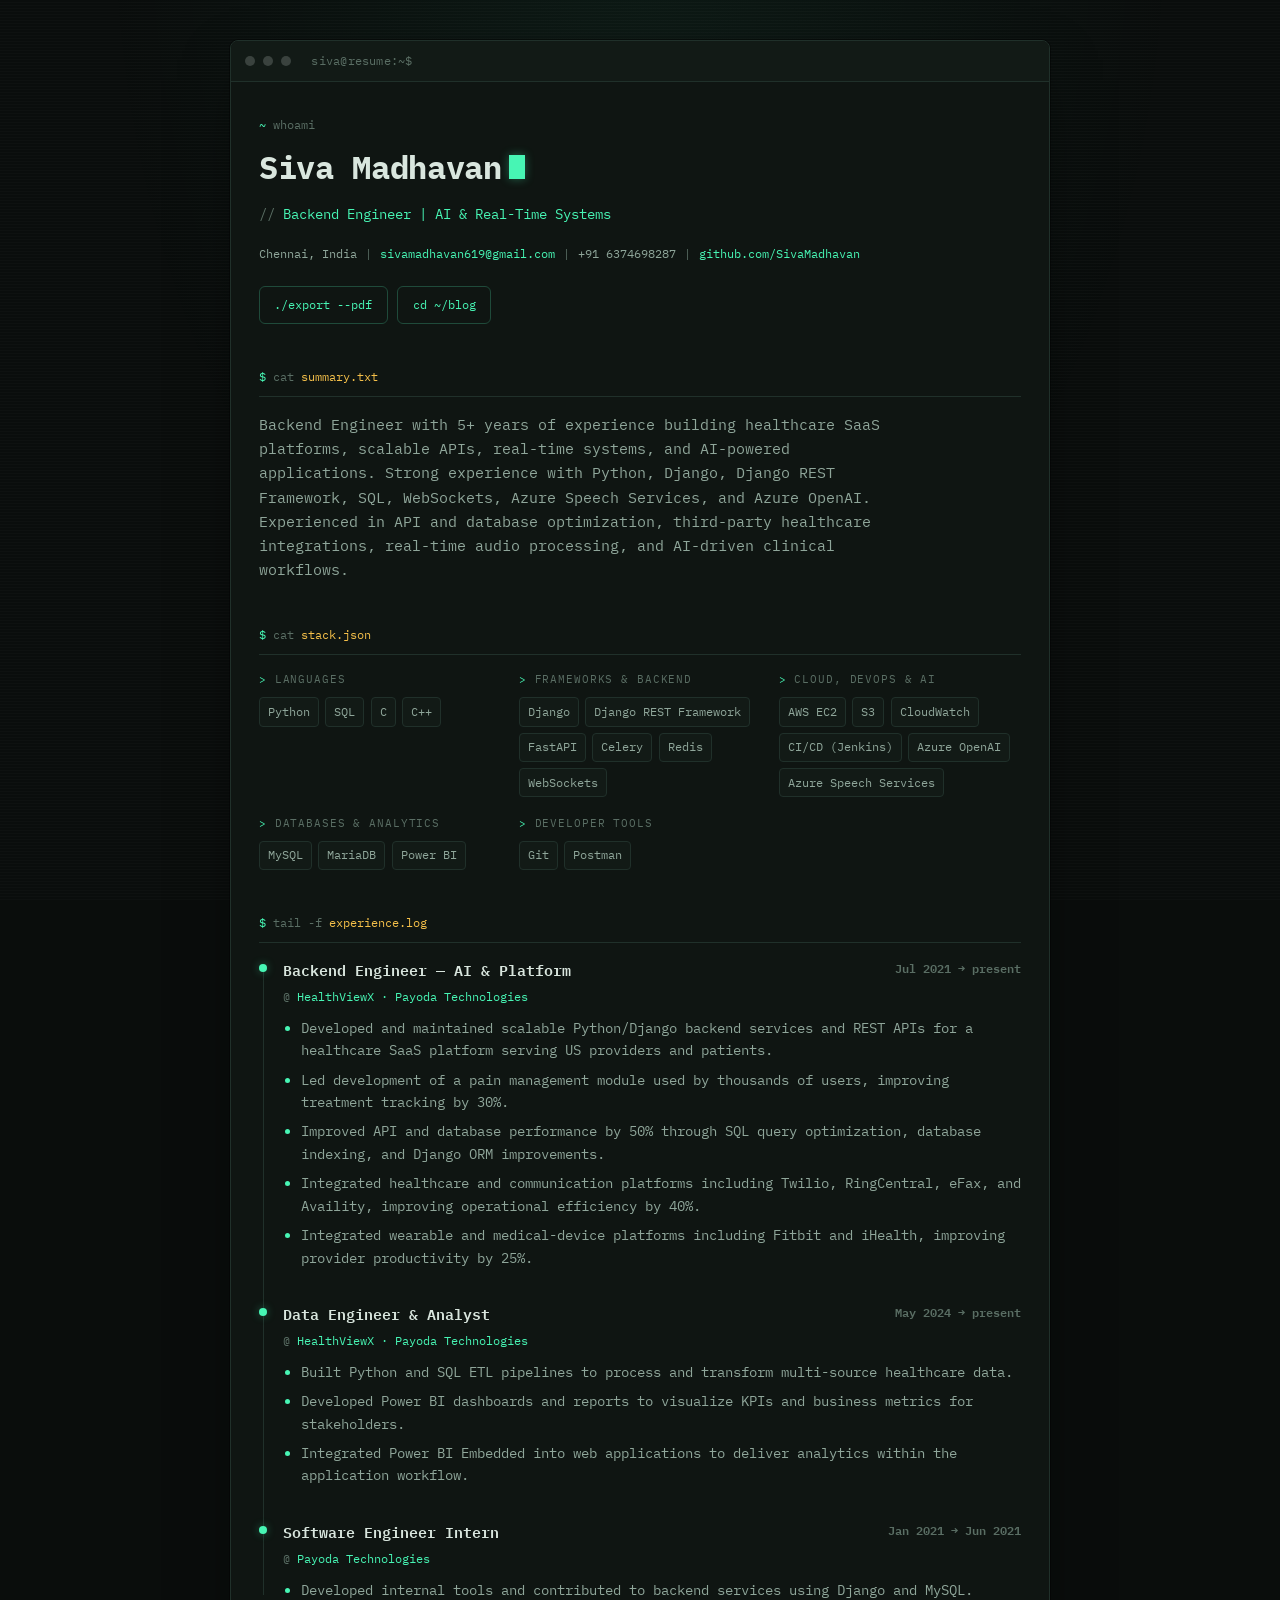
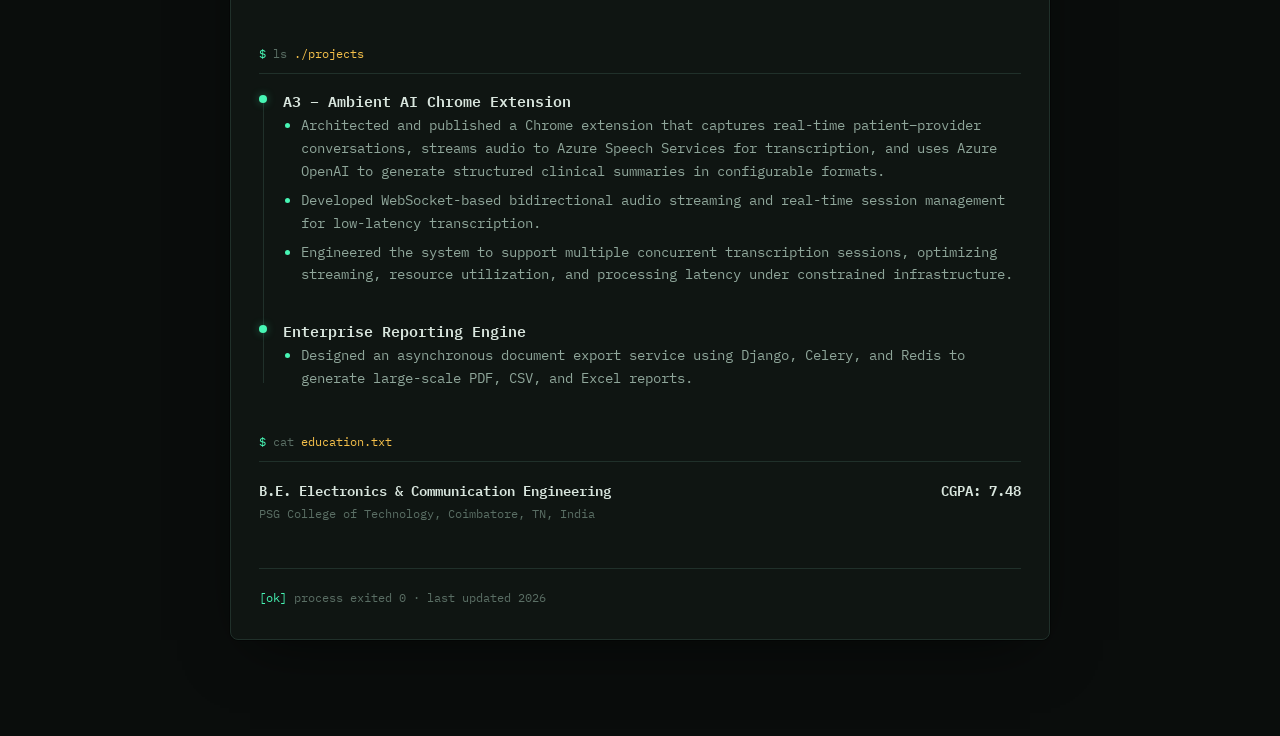
<file: layouts/index.html>
<!DOCTYPE html>
<html lang="en">
<head>
<meta charset="UTF-8">
<meta name="viewport" content="width=device-width, initial-scale=1.0">
<title>siva@resume:~$</title>
<meta name="description" content="Siva Madhavan — Backend Engineer specializing in healthcare SaaS platforms, AI integrations, and data pipelines.">
<meta property="og:title" content="Siva Madhavan — Backend Engineer">
<meta property="og:description" content="Backend Engineer building scalable healthcare SaaS platforms, AI integrations, and data pipelines.">
<link rel="icon" href="data:image/svg+xml,<svg xmlns=%22http://www.w3.org/2000/svg%22 viewBox=%220 0 100 100%22><rect width=%22100%22 height=%22100%22 fill=%22%230B0F0D%22/><text x=%2250%22 y=%2270%22 font-size=%2264%22 text-anchor=%22middle%22 fill=%22%2347F5B4%22 font-family=%22monospace%22>_</text></svg>">
<link rel="preconnect" href="https://fonts.googleapis.com">
<link rel="preconnect" href="https://fonts.gstatic.com" crossorigin>
<link href="https://fonts.googleapis.com/css2?family=IBM+Plex+Mono:wght@400;500;600;700&display=swap" rel="stylesheet">
<style>
:root{
  --bg:#0A0D0C;
  --panel:#0F1512;
  --panel2:#121A16;
  --ink:#D9E6DE;
  --ink-soft:#8FA69A;
  --ink-faint:#5A6E64;
  --accent:#47F5B4;
  --accent-dim:#1F4A3A;
  --accent-glow:rgba(71,245,180,0.35);
  --amber:#F5C04A;
  --line:#20302A;
  --font-mono:'IBM Plex Mono',monospace;
}
*{box-sizing:border-box;margin:0;padding:0;}
html{scroll-behavior:smooth;}
body{
  font-family:var(--font-mono);
  background:var(--bg);
  color:var(--ink);
  line-height:1.65;
  padding:2.5rem 1rem 6rem;
  position:relative;
}
body::before{
  content:"";
  position:fixed;
  inset:0;
  pointer-events:none;
  background:
    repeating-linear-gradient(0deg, rgba(255,255,255,0.018) 0px, rgba(255,255,255,0.018) 1px, transparent 1px, transparent 3px),
    radial-gradient(ellipse at 50% -10%, rgba(71,245,180,0.06), transparent 60%);
  z-index:0;
}
a{color:var(--accent);text-decoration:none;}
a:hover{text-decoration:underline;}
a:focus-visible,button:focus-visible{outline:1px solid var(--accent);outline-offset:3px;}

.wrap{max-width:820px;margin:0 auto;position:relative;z-index:1;}

/* Terminal window chrome */
.term{
  background:var(--panel);
  border:1px solid var(--line);
  border-radius:8px;
  overflow:hidden;
  box-shadow:0 0 0 1px rgba(0,0,0,0.4), 0 20px 60px -20px rgba(0,0,0,0.6);
}
.term-bar{
  display:flex;
  align-items:center;
  gap:0.5rem;
  padding:0.65rem 0.9rem;
  background:var(--panel2);
  border-bottom:1px solid var(--line);
}
.dot{width:10px;height:10px;border-radius:50%;background:#3A423E;}
.term-title{
  margin-left:0.75rem;
  font-size:0.72rem;
  color:var(--ink-faint);
  letter-spacing:0.02em;
}
.term-body{padding:2rem 1.75rem;}

/* Header */
.prompt-line{
  font-size:0.78rem;
  color:var(--ink-faint);
  margin-bottom:0.4rem;
}
.prompt-line .path{color:var(--accent);}
h1{
  font-size:2rem;
  font-weight:700;
  color:var(--ink);
  letter-spacing:-0.01em;
  display:flex;
  align-items:center;
  gap:0.15rem;
}
.cursor{
  display:inline-block;
  width:0.5em;
  height:1.5rem;
  background:var(--accent);
  margin-left:0.3rem;
  animation:blink 1s step-end infinite;
  box-shadow:0 0 10px var(--accent-glow);
}
@keyframes blink{50%{opacity:0;}}
@media (prefers-reduced-motion:reduce){.cursor{animation:none;}}

.role-line{
  font-size:0.9rem;
  color:var(--accent);
  margin-top:0.5rem;
}
.role-line::before{content:"// ";color:var(--ink-faint);}

.contact-row{
  font-size:0.78rem;
  color:var(--ink-soft);
  margin-top:1.1rem;
  display:flex;
  flex-wrap:wrap;
  gap:0.4rem 0;
}
.contact-row .sep{margin:0 0.5rem;color:var(--ink-faint);}

.actions{display:flex;gap:0.6rem;margin-top:1.4rem;}
.btn{
  font-family:var(--font-mono);
  background:transparent;
  color:var(--accent);
  border:1px solid var(--accent-dim);
  padding:0.5rem 0.9rem;
  border-radius:6px;
  font-size:0.76rem;
  cursor:pointer;
}
.btn:hover{background:var(--accent-dim);box-shadow:0 0 16px var(--accent-glow);}

/* Section blocks */
section{margin-top:2.6rem;}
.cmd{
  font-size:0.78rem;
  color:var(--ink-faint);
  margin-bottom:1rem;
  padding-bottom:0.6rem;
  border-bottom:1px solid var(--line);
}
.cmd .p{color:var(--accent);}
.cmd .arg{color:var(--amber);}

.summary{font-size:0.92rem;color:var(--ink-soft);max-width:70ch;}

/* Skills */
.skills-grid{
  display:grid;
  grid-template-columns:repeat(auto-fit,minmax(220px,1fr));
  gap:1.1rem;
}
.skill-cat{
  font-size:0.68rem;
  text-transform:uppercase;
  letter-spacing:0.08em;
  color:var(--ink-faint);
  margin-bottom:0.5rem;
}
.skill-cat::before{content:"> ";color:var(--accent);}
.chip-row{display:flex;flex-wrap:wrap;gap:0.4rem;}
.chip{
  font-size:0.76rem;
  background:var(--panel2);
  border:1px solid var(--line);
  color:var(--ink-soft);
  padding:0.22rem 0.5rem;
  border-radius:4px;
}

/* Timeline */
.timeline{position:relative;padding-left:1.5rem;}
.timeline::before{
  content:"";
  position:absolute;
  left:4px;top:6px;bottom:6px;
  width:1px;
  background:var(--line);
}
.entry{position:relative;margin-bottom:2.1rem;}
.entry:last-child{margin-bottom:0;}
.entry::before{
  content:"";
  position:absolute;
  left:-1.5rem;top:0.3rem;
  width:8px;height:8px;
  border-radius:50%;
  background:var(--accent);
  box-shadow:0 0 8px var(--accent-glow);
}
.entry-head{
  display:flex;justify-content:space-between;flex-wrap:wrap;gap:0.3rem 1rem;
  font-weight:600;color:var(--ink);font-size:0.92rem;
}
.entry-dates{font-size:0.72rem;color:var(--ink-faint);white-space:nowrap;}
.entry-org{font-size:0.76rem;color:var(--accent);margin:0.25rem 0 0.6rem;}
.entry-org::before{content:"@ ";color:var(--ink-faint);}
.entry ul{padding-left:1.1rem;font-size:0.86rem;color:var(--ink-soft);}
.entry li{margin-bottom:0.4rem;}
.entry li::marker{color:var(--accent);}

.grid-2{display:grid;grid-template-columns:1fr 1fr;gap:2.2rem;}
@media (max-width:640px){
  .grid-2{grid-template-columns:1fr;}
  h1{font-size:1.5rem;}
  .term-body{padding:1.4rem 1.1rem;}
}

.edu-item{margin-bottom:0.9rem;}
.edu-head{display:flex;justify-content:space-between;font-weight:600;font-size:0.88rem;flex-wrap:wrap;gap:0.3rem;}
.edu-sub{font-size:0.74rem;color:var(--ink-faint);margin-top:0.15rem;}
.awards{list-style:none;font-size:0.84rem;color:var(--ink-soft);margin-top:0.5rem;}
.awards li{padding-left:1rem;position:relative;margin-bottom:0.4rem;}
.awards li::before{content:"$";position:absolute;left:0;color:var(--accent);}

.footer-line{
  margin-top:2.8rem;
  padding-top:1.2rem;
  border-top:1px solid var(--line);
  font-size:0.72rem;
  color:var(--ink-faint);
}
.footer-line .ok{color:var(--accent);}

.reveal{opacity:0;transform:translateY(8px);transition:opacity .45s ease,transform .45s ease;}
.reveal.visible{opacity:1;transform:translateY(0);}
@media (prefers-reduced-motion:reduce){
  .reveal{opacity:1;transform:none;transition:none;}
  html{scroll-behavior:auto;}
}

@media print{
  body::before{display:none;}
  body{background:white;color:black;padding:0;}
  .term{border:none;box-shadow:none;}
  .term-bar,.no-print,.cursor{display:none !important;}
}
</style>
</head>
<body>

<div class="wrap">
  <div class="term">
    <div class="term-bar">
      <span class="dot"></span><span class="dot"></span><span class="dot"></span>
      <span class="term-title">siva@resume:~$</span>
    </div>

    <div class="term-body">

      <header>
        <div class="prompt-line"><span class="path">~</span> whoami</div>
        <h1>Siva Madhavan<span class="cursor" aria-hidden="true"></span></h1>
        <div class="role-line">Backend Engineer | AI &amp; Real-Time Systems</div>
        <div class="contact-row">
          <span>Chennai, India</span>
          <span class="sep">|</span>
          <a href="mailto:sivamadhavan619@gmail.com">sivamadhavan619@gmail.com</a>
          <span class="sep">|</span>
          <span>+91 6374698287</span>
          <span class="sep">|</span>
          <a href="https://github.com/SivaMadhavan" target="_blank" rel="noopener">github.com/SivaMadhavan</a>
        </div>
        <div class="actions no-print">
          <button class="btn" onclick="window.print()">./export --pdf</button>
          <a class="btn" href="/blog/posts/">cd ~/blog</a>
        </div>
      </header>

      <section class="reveal">
        <div class="cmd"><span class="p">$</span> cat <span class="arg">summary.txt</span></div>
        <p class="summary">Backend Engineer with 5+ years of experience building healthcare SaaS platforms, scalable APIs, real-time systems, and AI-powered applications. Strong experience with Python, Django, Django REST Framework, SQL, WebSockets, Azure Speech Services, and Azure OpenAI. Experienced in API and database optimization, third-party healthcare integrations, real-time audio processing, and AI-driven clinical workflows.</p>
      </section>

      <section class="reveal">
        <div class="cmd"><span class="p">$</span> cat <span class="arg">stack.json</span></div>
        <div class="skills-grid">
          <div>
            <div class="skill-cat">languages</div>
            <div class="chip-row"><span class="chip">Python</span><span class="chip">SQL</span><span class="chip">C</span><span class="chip">C++</span></div>
          </div>
          <div>
            <div class="skill-cat">frameworks &amp; backend</div>
            <div class="chip-row"><span class="chip">Django</span><span class="chip">Django REST Framework</span><span class="chip">FastAPI</span><span class="chip">Celery</span><span class="chip">Redis</span><span class="chip">WebSockets</span></div>
          </div>
          <div>
            <div class="skill-cat">cloud, devops &amp; ai</div>
            <div class="chip-row"><span class="chip">AWS EC2</span><span class="chip">S3</span><span class="chip">CloudWatch</span><span class="chip">CI/CD (Jenkins)</span><span class="chip">Azure OpenAI</span><span class="chip">Azure Speech Services</span></div>
          </div>
          <div>
            <div class="skill-cat">databases &amp; analytics</div>
            <div class="chip-row"><span class="chip">MySQL</span><span class="chip">MariaDB</span><span class="chip">Power BI</span></div>
          </div>
          <div>
            <div class="skill-cat">developer tools</div>
            <div class="chip-row"><span class="chip">Git</span><span class="chip">Postman</span></div>
          </div>
        </div>
      </section>

      <section class="reveal">
        <div class="cmd"><span class="p">$</span> tail -f <span class="arg">experience.log</span></div>
        <div class="timeline">

          <div class="entry">
            <div class="entry-head"><span>Backend Engineer — AI &amp; Platform</span><span class="entry-dates">Jul 2021 → present</span></div>
            <div class="entry-org">HealthViewX · Payoda Technologies</div>
            <ul>
              <li>Developed and maintained scalable Python/Django backend services and REST APIs for a healthcare SaaS platform serving US providers and patients.</li>
              <li>Led development of a pain management module used by thousands of users, improving treatment tracking by 30%.</li>
              <li>Improved API and database performance by 50% through SQL query optimization, database indexing, and Django ORM improvements.</li>
              <li>Integrated healthcare and communication platforms including Twilio, RingCentral, eFax, and Availity, improving operational efficiency by 40%.</li>
              <li>Integrated wearable and medical-device platforms including Fitbit and iHealth, improving provider productivity by 25%.</li>
            </ul>
          </div>

          <div class="entry">
            <div class="entry-head"><span>Data Engineer &amp; Analyst</span><span class="entry-dates">May 2024 → present</span></div>
            <div class="entry-org">HealthViewX · Payoda Technologies</div>
            <ul>
              <li>Built Python and SQL ETL pipelines to process and transform multi-source healthcare data.</li>
              <li>Developed Power BI dashboards and reports to visualize KPIs and business metrics for stakeholders.</li>
              <li>Integrated Power BI Embedded into web applications to deliver analytics within the application workflow.</li>
            </ul>
          </div>

          <div class="entry">
            <div class="entry-head"><span>Software Engineer Intern</span><span class="entry-dates">Jan 2021 → Jun 2021</span></div>
            <div class="entry-org">Payoda Technologies</div>
            <ul>
              <li>Developed internal tools and contributed to backend services using Django and MySQL.</li>
            </ul>
          </div>

        </div>
      </section>

      <section class="reveal">
        <div class="cmd"><span class="p">$</span> ls <span class="arg">./projects</span></div>
        <div class="timeline">

          <div class="entry">
            <div class="entry-head"><span>A3 – Ambient AI Chrome Extension</span></div>
            <ul>
              <li>Architected and published a Chrome extension that captures real-time patient–provider conversations, streams audio to Azure Speech Services for transcription, and uses Azure OpenAI to generate structured clinical summaries in configurable formats.</li>
              <li>Developed WebSocket-based bidirectional audio streaming and real-time session management for low-latency transcription.</li>
              <li>Engineered the system to support multiple concurrent transcription sessions, optimizing streaming, resource utilization, and processing latency under constrained infrastructure.</li>
            </ul>
          </div>

          <div class="entry">
            <div class="entry-head"><span>Enterprise Reporting Engine</span></div>
            <ul>
              <li>Designed an asynchronous document export service using Django, Celery, and Redis to generate large-scale PDF, CSV, and Excel reports.</li>
            </ul>
          </div>

        </div>
      </section>

      <section class="reveal">
        <div class="cmd"><span class="p">$</span> cat <span class="arg">education.txt</span></div>
        <div class="edu-item">
          <div class="edu-head"><span>B.E. Electronics &amp; Communication Engineering</span><span>CGPA: 7.48</span></div>
          <div class="edu-sub">PSG College of Technology, Coimbatore, TN, India</div>
        </div>
      </section>

      <div class="footer-line">
        <span class="ok">[ok]</span> process exited 0 · last updated 2026
      </div>

    </div>
  </div>
</div>

<script>
  var els = document.querySelectorAll('.reveal');
  if ('IntersectionObserver' in window) {
    var io = new IntersectionObserver(function(entries){
      entries.forEach(function(e){
        if (e.isIntersecting) { e.target.classList.add('visible'); io.unobserve(e.target); }
      });
    }, {threshold:0.1});
    els.forEach(function(el){ io.observe(el); });
  } else {
    els.forEach(function(el){ el.classList.add('visible'); });
  }
</script>

</body>
</html>
</file>
